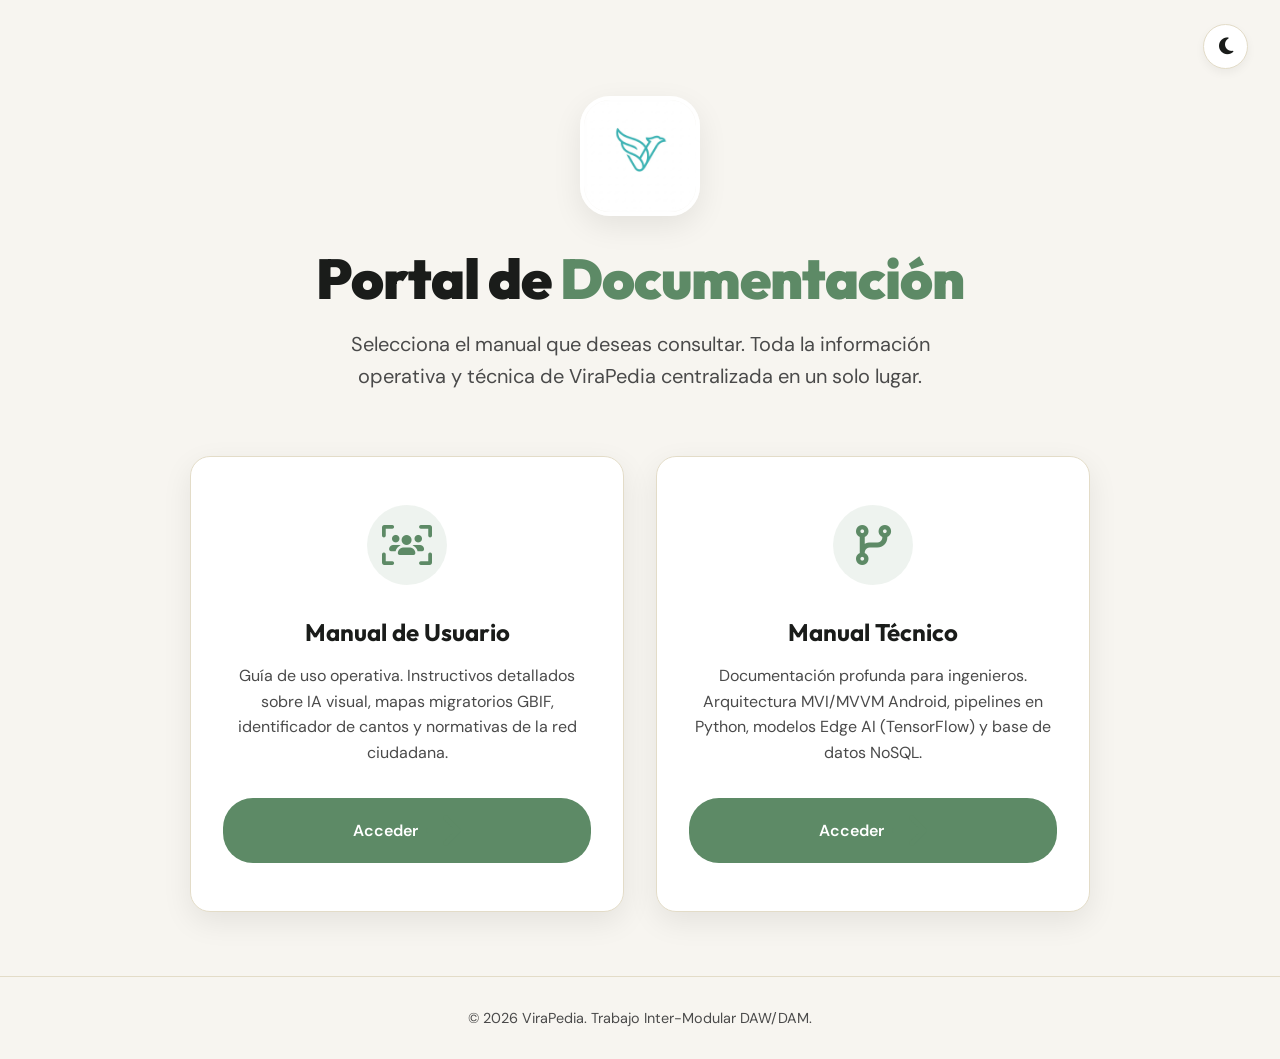
<file: index.html>
<!DOCTYPE html>
<html lang="es">

<head>
    <meta charset="UTF-8">
    <meta name="viewport" content="width=device-width, initial-scale=1.0">
    <title>Portal de Documentación | ViraPedia 🦜</title>
    <link rel="stylesheet" href="https://cdnjs.cloudflare.com/ajax/libs/font-awesome/6.4.0/css/all.min.css">
    <link
        href="https://fonts.googleapis.com/css2?family=DM+Sans:wght@400;500;700&family=Outfit:wght@400;500;700;800;900&display=swap"
        rel="stylesheet">

    <style>
        /* CSS Reset and Independent Variables for Portal */
        :root {
            --portal-primary: #5D8A66;
            --portal-primary-hover: #3A5A40;
            --portal-bg: #F7F5F0;
            --portal-surface: #FFFFFF;
            --portal-text: #1A1C1A;
            --portal-text-light: #4A4A4A;
            --portal-border: #E3DCC8;
            --portal-shadow: 0 10px 30px rgba(0, 0, 0, 0.08);
            --portal-hover-shadow: 0 20px 40px rgba(93, 138, 102, 0.15);
        }

        [data-theme="dark"] {
            --portal-bg: #121412;
            --portal-surface: #1E201E;
            --portal-text: #F7F5F0;
            --portal-text-light: #B0B0B0;
            --portal-border: #333633;
            --portal-shadow: 0 10px 30px rgba(0, 0, 0, 0.3);
            --portal-hover-shadow: 0 20px 40px rgba(93, 138, 102, 0.3);
        }

        * {
            margin: 0;
            padding: 0;
            box-sizing: border-box;
        }

        body {
            font-family: 'DM Sans', sans-serif;
            background-color: var(--portal-bg);
            color: var(--portal-text);
            min-height: 100vh;
            display: flex;
            flex-direction: column;
            transition: background-color 0.4s ease, color 0.4s ease;
            overflow-x: hidden;
        }

        /* Essential Top Bar */
        .portal-nav {
            padding: 1.5rem 2rem;
            display: flex;
            justify-content: flex-end;
            position: absolute;
            top: 0;
            right: 0;
            width: 100%;
        }

        .theme-btn {
            background: var(--portal-surface);
            border: 1px solid var(--portal-border);
            width: 45px;
            height: 45px;
            border-radius: 50%;
            cursor: pointer;
            display: flex;
            align-items: center;
            justify-content: center;
            color: var(--portal-text);
            font-size: 1.2rem;
            transition: all 0.3s ease;
            box-shadow: 0 4px 10px rgba(0, 0, 0, 0.05);
        }

        .theme-btn:hover {
            transform: rotate(30deg) scale(1.1);
            border-color: var(--portal-primary);
        }

        /* Main Container */
        .portal-container {
            flex: 1;
            display: flex;
            flex-direction: column;
            align-items: center;
            justify-content: center;
            padding: 6rem 1.5rem 4rem 1.5rem;
            max-width: 1200px;
            margin: 0 auto;
            width: 100%;
        }

        .portal-header {
            text-align: center;
            margin-bottom: 4rem;
            animation: fadeInDown 0.8s ease-out;
        }

        .portal-logo {
            width: 120px;
            height: 120px;
            border-radius: 25%;
            margin-bottom: 1.5rem;
            box-shadow: var(--portal-shadow);
            border: 4px solid var(--portal-surface);
            object-fit: cover;
        }

        h1 {
            font-family: 'Outfit', sans-serif;
            font-size: clamp(2rem, 5vw, 3.5rem);
            font-weight: 900;
            margin-bottom: 1rem;
            letter-spacing: -1px;
            line-height: 1.2;
        }

        .highlight {
            color: var(--portal-primary);
        }

        .subtitle {
            font-size: clamp(1rem, 2vw, 1.25rem);
            color: var(--portal-text-light);
            max-width: 600px;
            margin: 0 auto;
            line-height: 1.6;
        }

        /* Cards Grid */
        .cards-wrapper {
            display: grid;
            grid-template-columns: repeat(auto-fit, minmax(300px, 1fr));
            gap: 2rem;
            width: 100%;
            max-width: 900px;
        }

        .nav-card {
            background: var(--portal-surface);
            border-radius: 20px;
            padding: 3rem 2rem;
            text-align: center;
            text-decoration: none;
            color: inherit;
            border: 1px solid var(--portal-border);
            box-shadow: var(--portal-shadow);
            transition: all 0.4s cubic-bezier(0.175, 0.885, 0.32, 1.275);
            display: flex;
            flex-direction: column;
            align-items: center;
            position: relative;
            overflow: hidden;
            animation: fadeInUp 0.8s ease-out forwards;
            opacity: 0;
            transform: translateY(30px);
        }

        .nav-card:nth-child(1) {
            animation-delay: 0.2s;
        }

        .nav-card:nth-child(2) {
            animation-delay: 0.4s;
        }

        .nav-card::before {
            content: '';
            position: absolute;
            top: 0;
            left: 0;
            width: 100%;
            height: 6px;
            background: var(--portal-primary);
            transform: scaleX(0);
            transition: transform 0.4s ease;
            transform-origin: center;
        }

        .nav-card:hover {
            transform: translateY(-12px);
            box-shadow: var(--portal-hover-shadow);
            border-color: var(--portal-primary);
        }

        .nav-card:hover::before {
            transform: scaleX(1);
        }

        .icon-wrapper {
            width: 80px;
            height: 80px;
            border-radius: 50%;
            background: rgba(93, 138, 102, 0.1);
            display: flex;
            align-items: center;
            justify-content: center;
            margin-bottom: 2rem;
            transition: all 0.3s ease;
        }

        .nav-card i {
            font-size: 2.5rem;
            color: var(--portal-primary);
        }

        .nav-card:hover .icon-wrapper {
            background: var(--portal-primary);
        }

        .nav-card:hover i {
            color: white;
        }

        .nav-card h2 {
            font-family: 'Outfit', sans-serif;
            font-size: 1.5rem;
            margin-bottom: 1rem;
            font-weight: 700;
        }

        .nav-card p {
            color: var(--portal-text-light);
            line-height: 1.6;
            margin-bottom: 2rem;
            flex-grow: 1;
        }

        .action-btn {
            background: var(--portal-primary);
            color: white;
            border: none;
            padding: 0.8rem 2rem;
            border-radius: 30px;
            font-size: 1rem;
            font-weight: 600;
            font-family: 'DM Sans', sans-serif;
            cursor: pointer;
            transition: background 0.3s ease;
            width: 100%;
            display: flex;
            justify-content: center;
            align-items: center;
            gap: 0.5rem;
        }

        .nav-card:hover .action-btn {
            background: var(--portal-primary-hover);
        }

        /* Footer */
        footer {
            text-align: center;
            padding: 2rem;
            color: var(--portal-text-light);
            font-size: 0.9rem;
            border-top: 1px solid var(--portal-border);
            margin-top: auto;
        }

        /* Animations */
        @keyframes fadeInDown {
            from {
                opacity: 0;
                transform: translateY(-30px);
            }

            to {
                opacity: 1;
                transform: translateY(0);
            }
        }

        @keyframes fadeInUp {
            from {
                opacity: 0;
                transform: translateY(30px);
            }

            to {
                opacity: 1;
                transform: translateY(0);
            }
        }

        /* Responsive */
        @media (max-width: 768px) {
            .portal-container {
                padding-top: 5rem;
            }

            .cards-wrapper {
                grid-template-columns: 1fr;
            }

            .nav-card {
                padding: 2.5rem 1.5rem;
            }
        }
    </style>
</head>

<body data-theme="light">

    <nav class="portal-nav">
        <button class="theme-btn" id="portal-theme-toggle" aria-label="Cambiar tema">
            <i class="fa fa-moon"></i>
        </button>
    </nav>

    <main class="portal-container">

        <header class="portal-header">
            <img src="logo.jpeg" alt="Aves de Pinto Logo" class="portal-logo">
            <h1>Portal de <span class="highlight">Documentación</span></h1>
            <p class="subtitle">Selecciona el manual que deseas consultar. Toda la información operativa y técnica de
                ViraPedia centralizada en un solo lugar.</p>
        </header>

        <div class="cards-wrapper">
            <!-- Manual de Usuario -->
            <a href="usuario/index.html" class="nav-card">
                <div class="icon-wrapper">
                    <i class="fa-solid fa-users-viewfinder"></i>
                </div>
                <h2>Manual de Usuario</h2>
                <p>Guía de uso operativa. Instructivos detallados sobre IA visual, mapas migratorios GBIF, identificador
                    de cantos y normativas de la red ciudadana.</p>
                <div class="action-btn">
                    Acceder <i class="fa-solid fa-arrow-right"></i>
                </div>
            </a>

            <!-- Manual del Programador -->
            <a href="programador/index.html" class="nav-card">
                <div class="icon-wrapper">
                    <i class="fa-solid fa-code-branch"></i>
                </div>
                <h2>Manual Técnico</h2>
                <p>Documentación profunda para ingenieros. Arquitectura MVI/MVVM Android, pipelines en Python, modelos
                    Edge AI (TensorFlow) y base de datos NoSQL.</p>
                <div class="action-btn">
                    Acceder <i class="fa-solid fa-arrow-right"></i>
                </div>
            </a>
        </div>

    </main>

    <footer>
        <p>&copy; 2026 ViraPedia. Trabajo Inter-Modular DAW/DAM.</p>
    </footer>

    <script>
        // Independent, collision-free script just for the portal
        document.addEventListener('DOMContentLoaded', () => {
            const themeToggle = document.getElementById('portal-theme-toggle');
            const body = document.body;
            const icon = themeToggle.querySelector('i');

            // Check saved theme
            const savedTheme = localStorage.getItem('theme') || 'light';
            if (savedTheme === 'dark') {
                body.setAttribute('data-theme', 'dark');
                icon.className = 'fa-solid fa-sun';
            }

            themeToggle.addEventListener('click', () => {
                const isDark = body.getAttribute('data-theme') === 'dark';
                const newTheme = isDark ? 'light' : 'dark';

                body.setAttribute('data-theme', newTheme);
                localStorage.setItem('theme', newTheme);
                icon.className = isDark ? 'fa-solid fa-moon' : 'fa-solid fa-sun';
            });
        });
    </script>
</body>

</html>
</file>
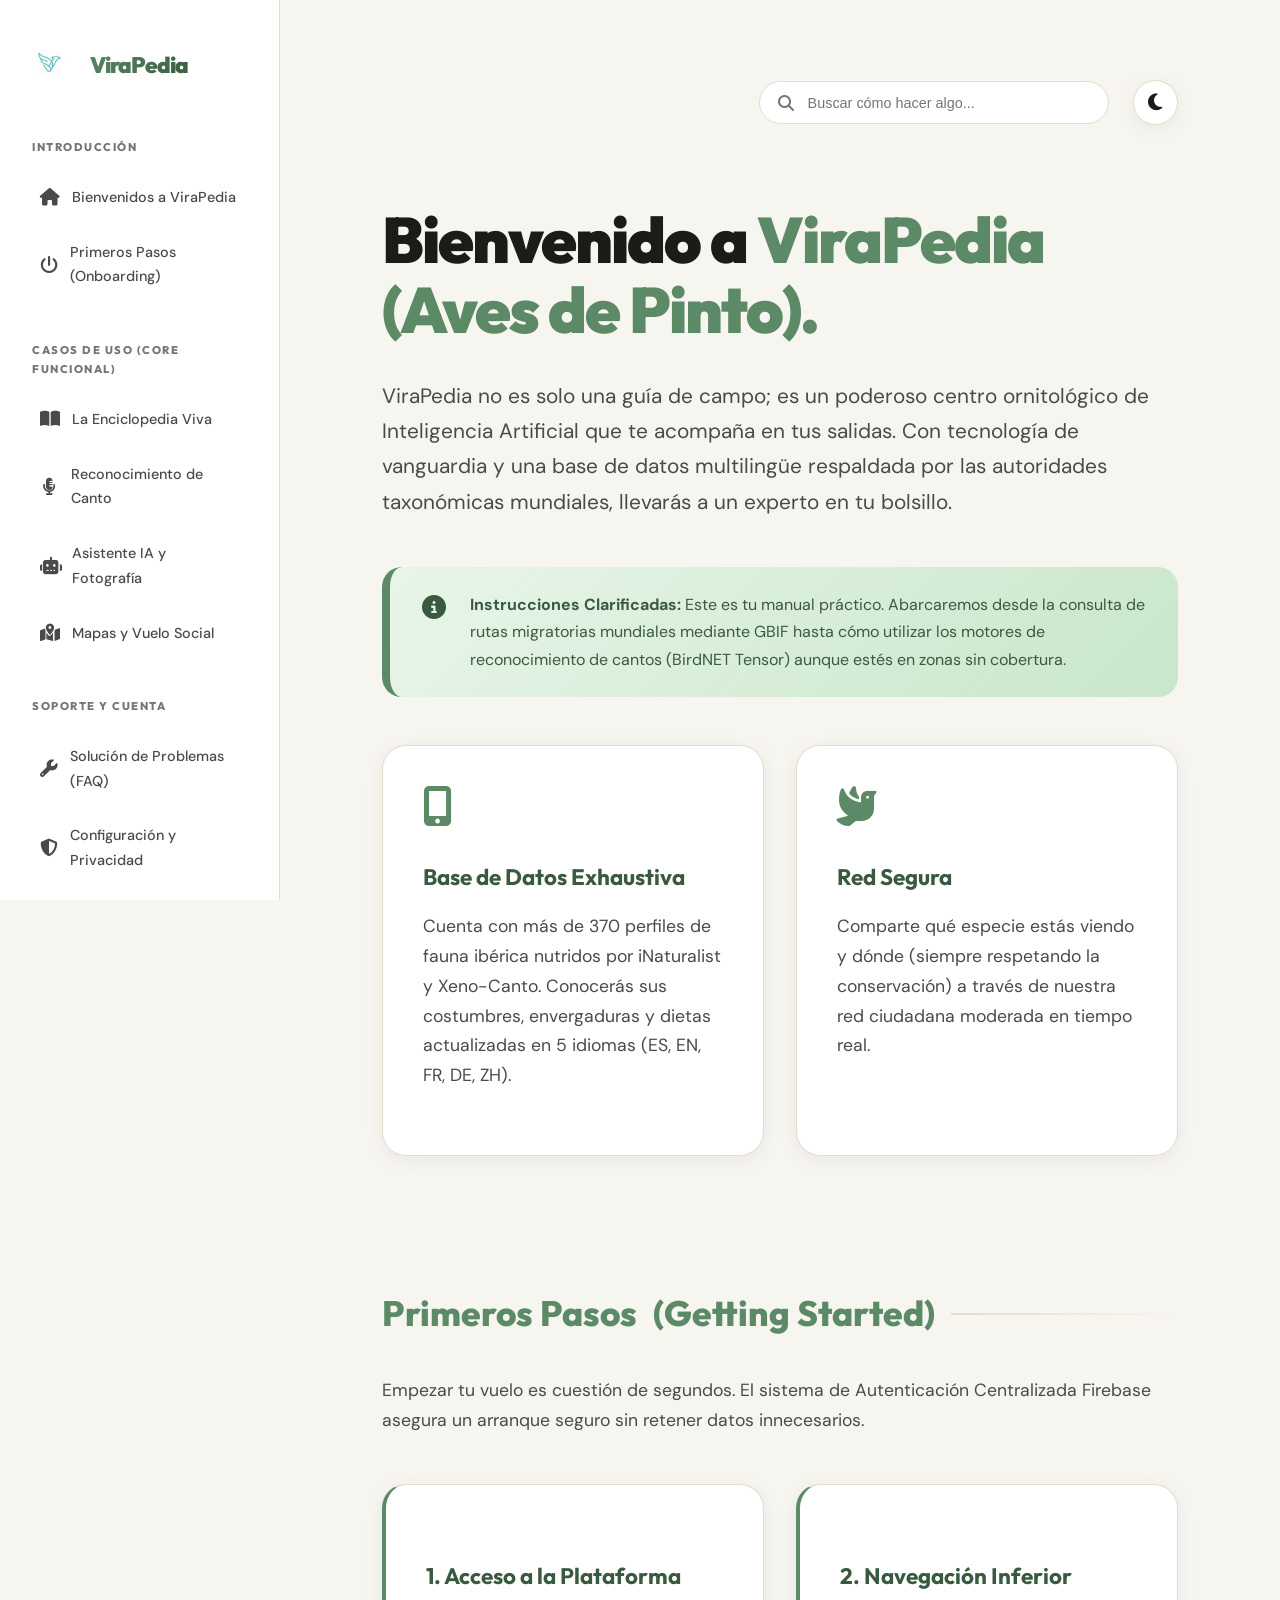
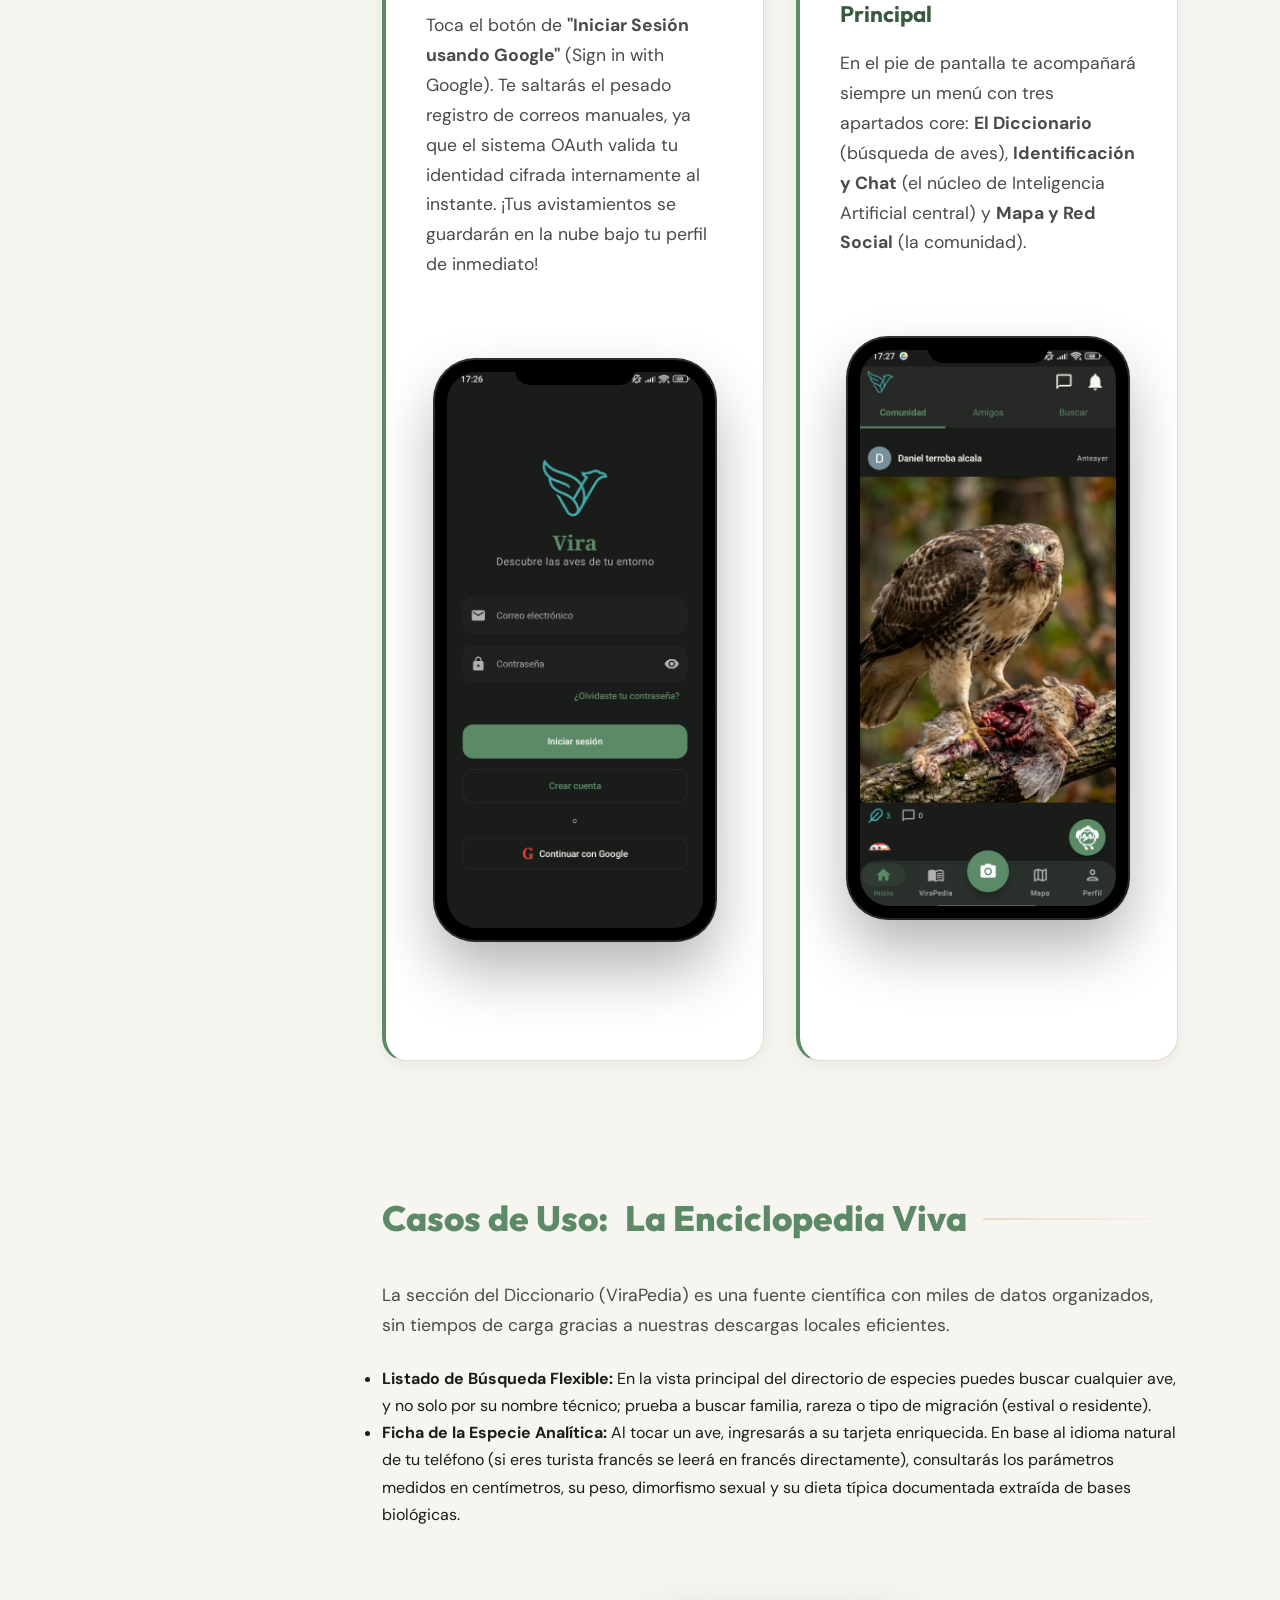
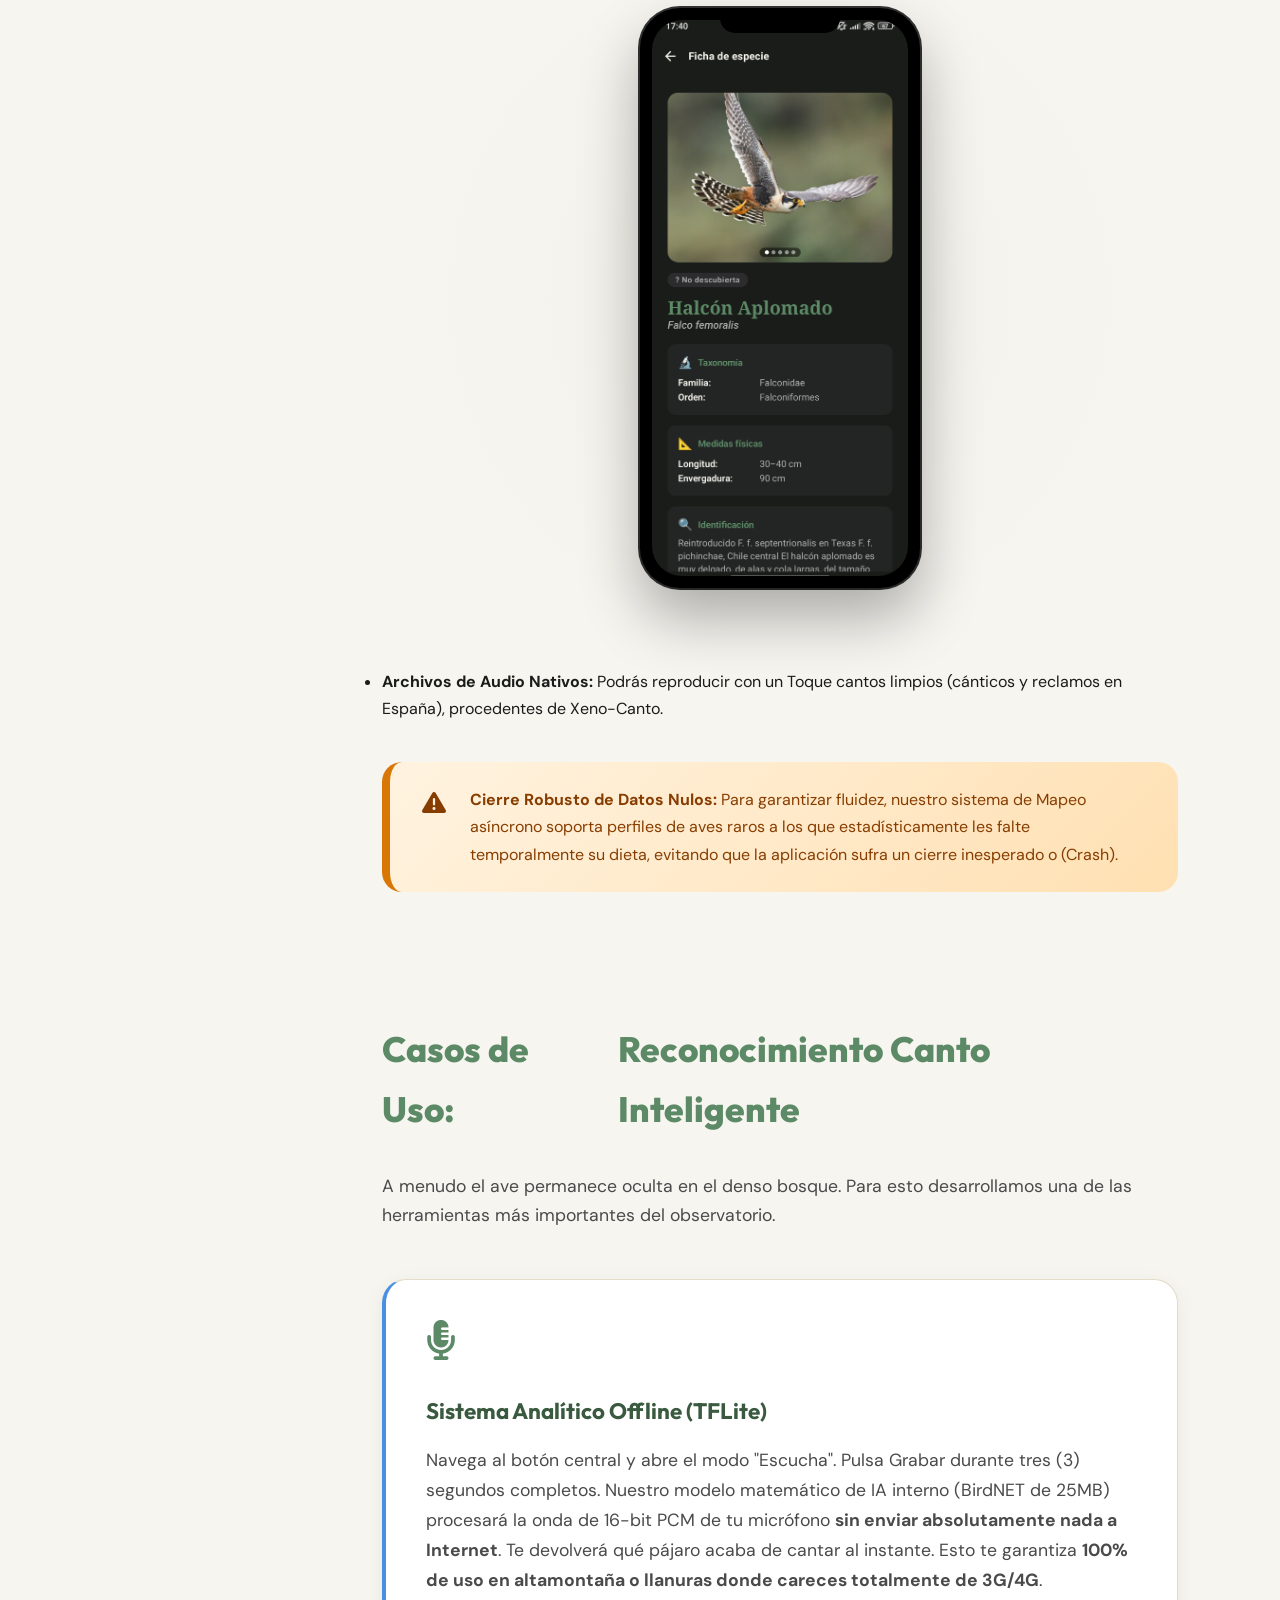
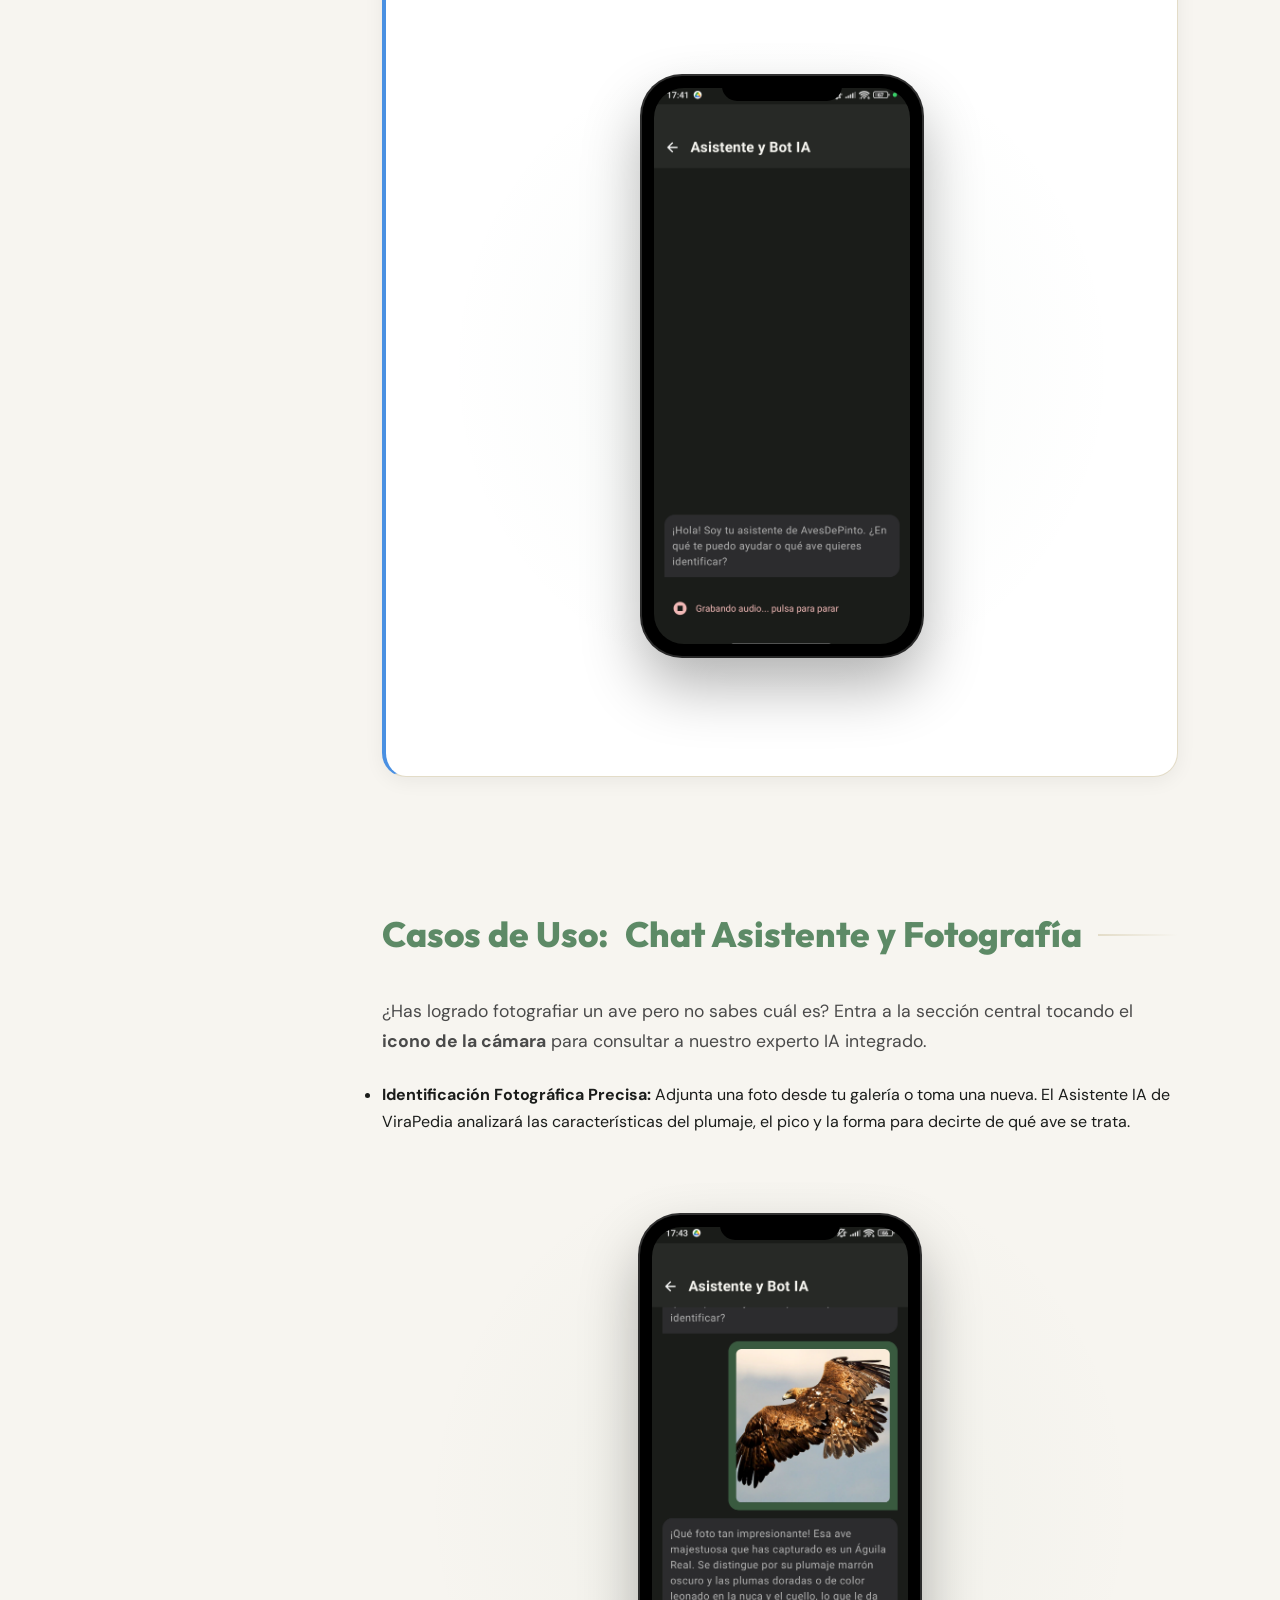
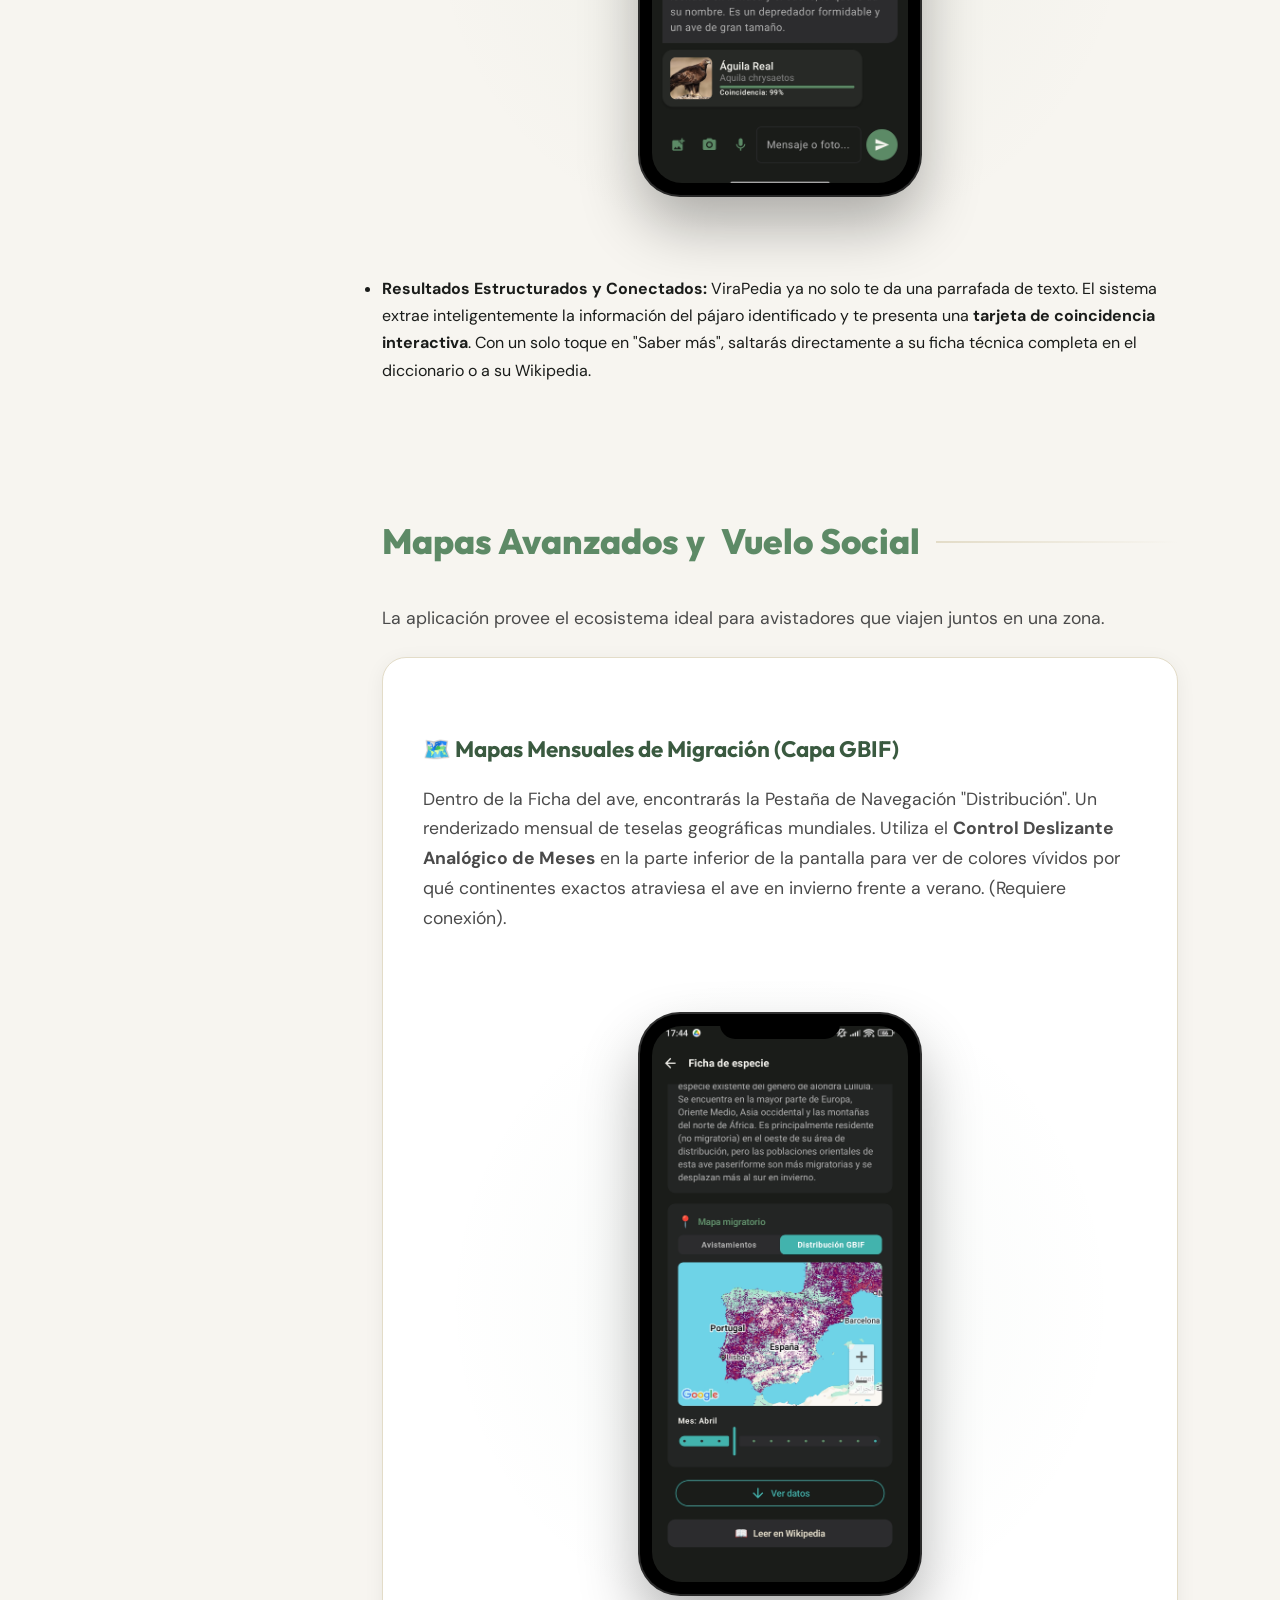
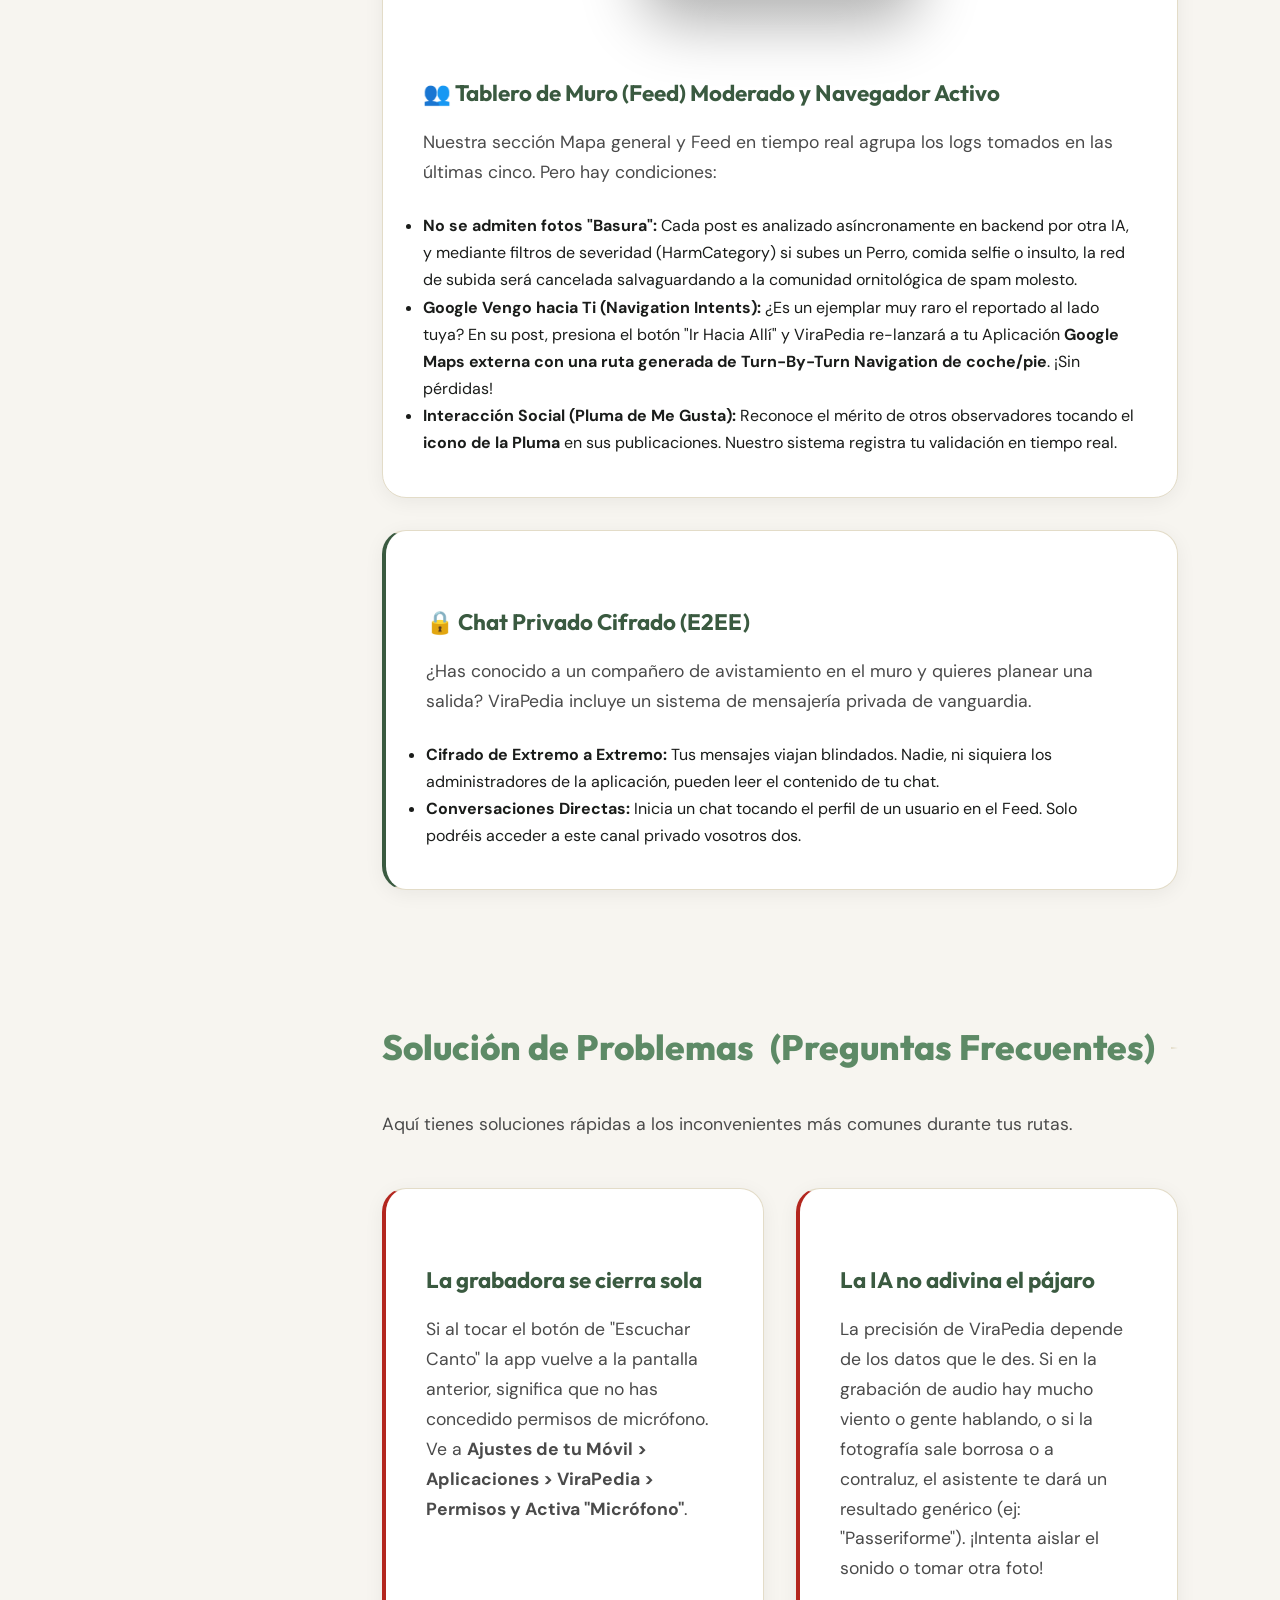
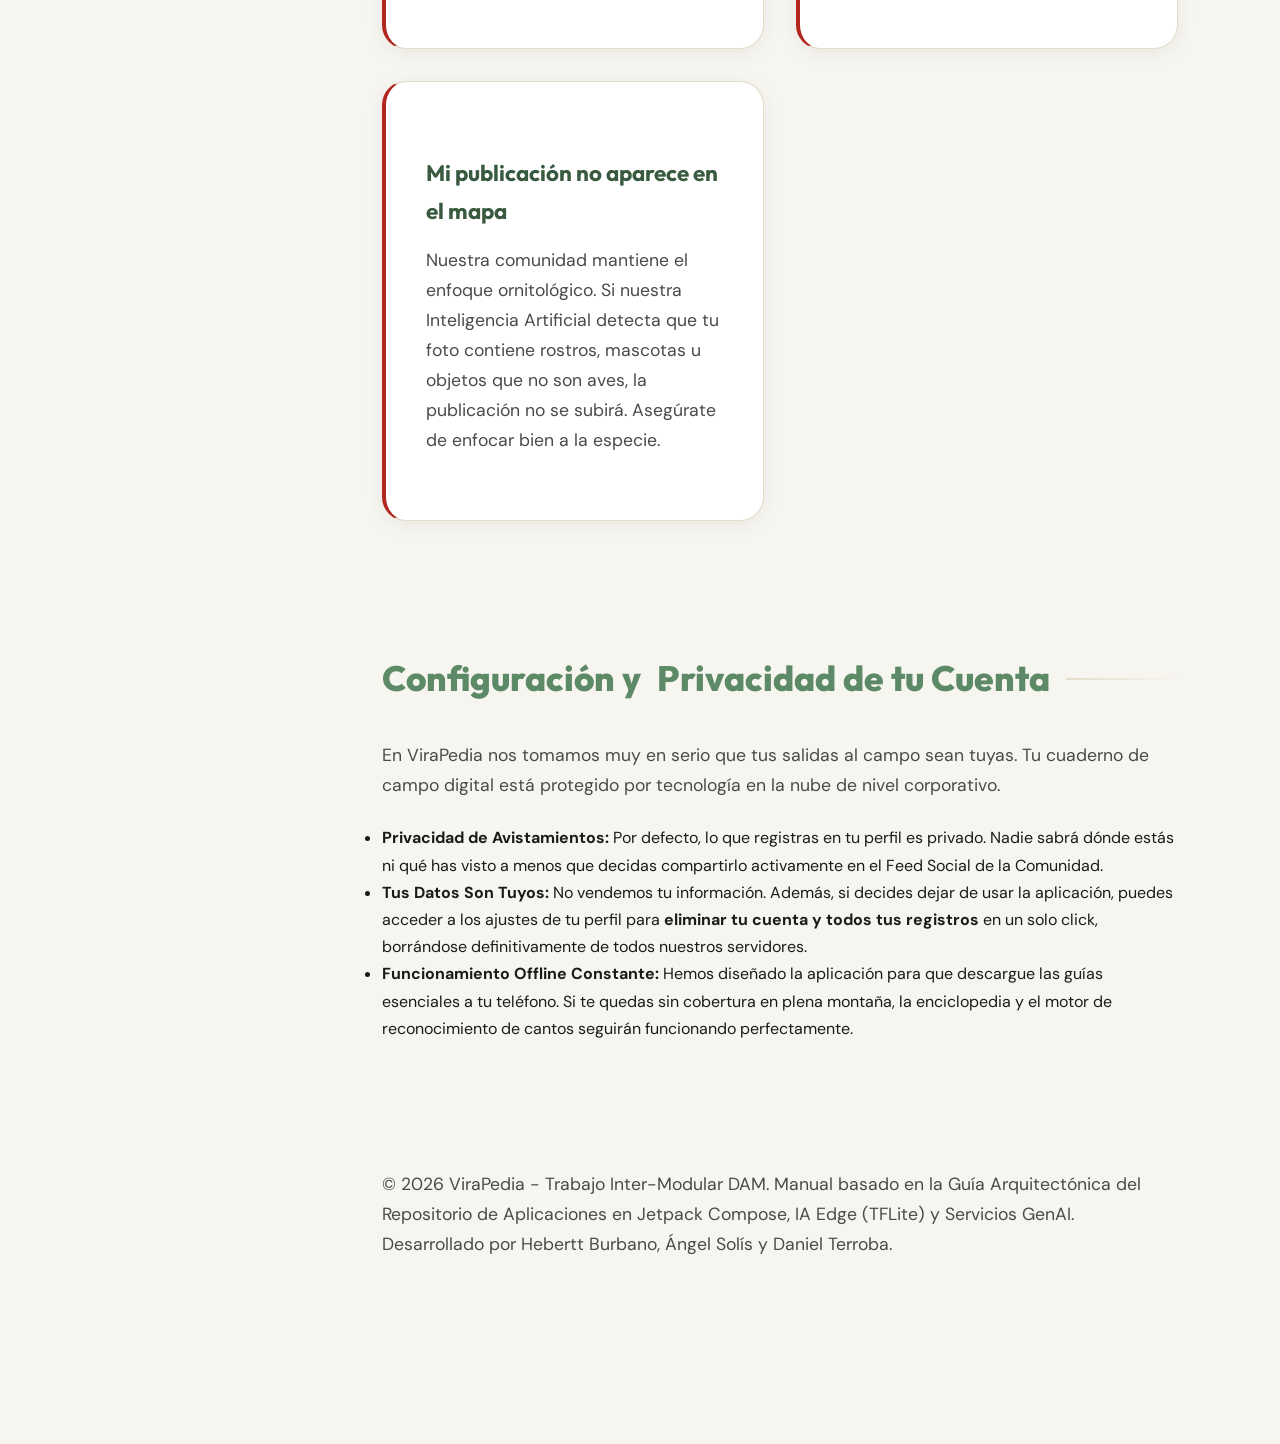
<file: usuario/index.html>
<!DOCTYPE html>
<html lang="es">

<head>
    <meta charset="UTF-8">
    <meta name="viewport" content="width=device-width, initial-scale=1.0">
    <title>ViraPedia (Aves de Pinto) | Manual de Usuario 🦜</title>
    <link rel="stylesheet" href="../styles.css">
    <link rel="stylesheet" href="https://cdnjs.cloudflare.com/ajax/libs/font-awesome/6.4.0/css/all.min.css">
    <link
        href="https://fonts.googleapis.com/css2?family=DM+Sans:wght@400;500;700&family=Outfit:wght@400;500;700;800;900&family=Fira+Code&display=swap"
        rel="stylesheet">
</head>

<body data-theme="light">

    <!-- Mobile Header -->
    <header class="mobile-header">
        <div class="logo-container" style="margin-bottom: 0; gap: 0.5rem;">
            <img src="../v.png" alt="Logo" class="logo-img">
            <span class="logo-text" style="font-size: 1.2rem;">ViraPedia</span>
        </div>
        <div style="display: flex; gap: 0.5rem;">
            <button class="theme-toggle" id="mobile-theme-toggle"><i class="fa fa-moon"></i></button>
            <button class="hamburger" id="hamburger"><i class="fa fa-bars"></i></button>
        </div>
    </header>

    <!-- Sidebar Navigation -->
    <aside class="sidebar" id="sidebar">
        <div class="logo-container">
            <img src="../v.png" alt="ViraPedia Logo" class="logo-img">
            <span class="logo-text">ViraPedia</span>
        </div>

        <div class="mobile-search-container">
            <i class="fa fa-search"></i>
            <input type="text" placeholder="Buscar ayuda..." id="mobile-search-input">
        </div>

        <nav>
            <div class="nav-group">
                <p class="nav-group-title">Introducción</p>
                <a href="#inicio" class="nav-item active"><i class="fa fa-house"></i>Bienvenidos a ViraPedia</a>
                <a href="#primeros-pasos" class="nav-item"><i class="fa fa-power-off"></i>Primeros Pasos
                    (Onboarding)</a>
            </div>

            <div class="nav-group">
                <p class="nav-group-title">Casos de Uso (Core Funcional)</p>
                <a href="#enciclopedia" class="nav-item"><i class="fa fa-book-open"></i>La Enciclopedia Viva</a>
                <a href="#identificacion-canto" class="nav-item"><i class="fa fa-microphone-lines"></i>Reconocimiento de
                    Canto</a>
                <a href="#asistente-chat" class="nav-item"><i class="fa fa-robot"></i>Asistente IA y Fotografía</a>
                <a href="#mapas-comunidad" class="nav-item"><i class="fa fa-map-location-dot"></i>Mapas y Vuelo
                    Social</a>
            </div>

            <div class="nav-group">
                <p class="nav-group-title">Soporte y Cuenta</p>
                <a href="#resolucion" class="nav-item"><i class="fa fa-wrench"></i>Solución de Problemas (FAQ)</a>
                <a href="#privacidad" class="nav-item"><i class="fa fa-shield-halved"></i>Configuración y Privacidad</a>
            </div>
        </nav>
    </aside>

    <!-- Main Content -->
    <main class="main-content">
        <!-- Desktop Top Bar -->
        <div class="top-bar">
            <div class="search-container">
                <i class="fa fa-search"></i>
                <input type="text" placeholder="Buscar cómo hacer algo..." id="search-input">
            </div>
            <button class="theme-toggle" id="theme-toggle">
                <i class="fa fa-moon"></i>
            </button>
        </div>

        <!-- Section: Inicio -->
        <section id="inicio" class="fade-in">
            <h1>Bienvenido a <span class="highlight">ViraPedia (Aves de Pinto).</span></h1>
            <p class="lead">ViraPedia no es solo una guía de campo; es un poderoso centro ornitológico de Inteligencia
                Artificial que te acompaña en tus salidas. Con tecnología de vanguardia y una base de datos multilingüe
                respaldada por las autoridades taxonómicas mundiales, llevarás a un experto en tu bolsillo.</p>

            <div class="alert alert-important">
                <i class="fa fa-circle-info"></i>
                <div>
                    <strong>Instrucciones Clarificadas:</strong> Este es tu manual práctico. Abarcaremos desde la
                    consulta de rutas migratorias mundiales mediante GBIF hasta cómo utilizar los motores de
                    reconocimiento de cantos (BirdNET Tensor) aunque estés en zonas sin cobertura.
                </div>
            </div>

            <div class="grid">
                <div class="card">
                    <i class="fa fa-mobile-screen-button"></i>
                    <h3>Base de Datos Exhaustiva</h3>
                    <p>Cuenta con más de 370 perfiles de fauna ibérica nutridos por iNaturalist y Xeno-Canto. Conocerás
                        sus costumbres, envergaduras y dietas actualizadas en 5 idiomas (ES, EN, FR, DE, ZH).</p>
                </div>
                <div class="card">
                    <i class="fa fa-dove"></i>
                    <h3>Red Segura</h3>
                    <p>Comparte qué especie estás viendo y dónde (siempre respetando la conservación) a través de
                        nuestra red ciudadana moderada en tiempo real.</p>
                </div>
            </div>
        </section>

        <!-- Section: Primeros Pasos -->
        <section id="primeros-pasos" class="fade-in">
            <h2>Primeros Pasos <span class="highlight">(Getting Started)</span></h2>
            <p>Empezar tu vuelo es cuestión de segundos. El sistema de Autenticación Centralizada Firebase asegura un
                arranque seguro sin retener datos innecesarios.</p>

            <div class="grid">
                <div class="card" style="border-left: 4px solid var(--sage-primary);">
                    <h3>1. Acceso a la Plataforma</h3>
                    <p>Toca el botón de <strong>"Iniciar Sesión usando Google"</strong> (Sign in with Google). Te
                        saltarás el pesado registro de correos manuales, ya que el sistema OAuth valida tu identidad
                        cifrada internamente al instante. ¡Tus avistamientos se guardarán en la nube bajo tu perfil de
                        inmediato!</p>
                    <div class="screenshot-wrapper">
                        <div class="phone-mockup">
                            <img src="../capturas/usuario/pantalla_login.jpg"
                                alt="Pantalla de inicio de sesión de ViraPedia" class="screenshot-img">
                        </div>
                    </div>
                </div>
                <div class="card" style="border-left: 4px solid var(--sage-primary);">
                    <h3>2. Navegación Inferior Principal</h3>
                    <p>En el pie de pantalla te acompañará siempre un menú con tres apartados core: <strong>El
                            Diccionario</strong>
                        (búsqueda de aves), <strong>Identificación y Chat</strong> (el núcleo de Inteligencia Artificial
                        central) y
                        <strong>Mapa y Red Social</strong> (la comunidad).
                    </p>
                    <div class="screenshot-wrapper">
                        <div class="phone-mockup">
                            <img src="../capturas/usuario/pantalla_principal.jpg"
                                alt="Pantalla principal y navegación inferior" class="screenshot-img">
                        </div>
                    </div>
                </div>
            </div>
        </section>

        <!-- Section: ViraPedia Enciclopedia -->
        <section id="enciclopedia" class="fade-in">
            <h2>Casos de Uso: <span class="highlight">La Enciclopedia Viva</span></h2>
            <p>La sección del Diccionario (ViraPedia) es una fuente científica con miles de datos organizados, sin
                tiempos de carga gracias a nuestras descargas locales eficientes.</p>

            <ul>
                <li><strong>Listado de Búsqueda Flexible:</strong> En la vista principal del directorio de especies
                    puedes buscar cualquier ave, y no solo por su nombre técnico; prueba a buscar familia, rareza o tipo
                    de migración (estival o residente).</li>
                <li><strong>Ficha de la Especie Analítica:</strong> Al tocar un ave, ingresarás a su tarjeta
                    enriquecida. En base al idioma natural de tu teléfono (si eres turista francés se leerá en francés
                    directamente), consultarás los parámetros medidos en centímetros, su peso, dimorfismo sexual y su
                    dieta típica documentada extraída de bases biológicas.
                    <div class="screenshot-wrapper">
                        <div class="phone-mockup">
                            <img src="../capturas/usuario/ficha_especie.jpg" alt="Ficha analítica de la especie"
                                class="screenshot-img">
                        </div>
                    </div>
                </li>
                <li><strong>Archivos de Audio Nativos:</strong> Podrás reproducir con un Toque cantos limpios (cánticos
                    y reclamos en España), procedentes de Xeno-Canto.</li>
            </ul>

            <div class="alert alert-warning">
                <i class="fa fa-triangle-exclamation"></i>
                <div>
                    <strong>Cierre Robusto de Datos Nulos:</strong> Para garantizar fluidez, nuestro sistema de Mapeo
                    asíncrono soporta perfiles de aves raros a los que estadísticamente les falte temporalmente su
                    dieta, evitando que la aplicación sufra un cierre inesperado o (Crash).
                </div>
            </div>
        </section>

        <!-- Section: Grabar Cantos BirdNET -->
        <section id="identificacion-canto" class="fade-in">
            <h2>Casos de Uso: <span class="highlight">Reconocimiento Canto Inteligente</span></h2>
            <p>A menudo el ave permanece oculta en el denso bosque. Para esto desarrollamos una de las herramientas más
                importantes del observatorio.</p>

            <div class="grid">
                <div class="card" style="border-left: 4px solid #4A90E2;">
                    <i class="fa fa-microphone-lines"></i>
                    <h3>Sistema Analítico Offline (TFLite)</h3>
                    <p>Navega al botón central y abre el modo "Escucha". Pulsa Grabar durante tres (3) segundos
                        completos. Nuestro modelo matemático de IA interno (BirdNET de 25MB) procesará la onda de 16-bit
                        PCM de tu micrófono <strong>sin enviar absolutamente nada a Internet</strong>. Te devolverá qué
                        pájaro acaba de cantar al instante. Esto te garantiza <strong>100% de uso en altamontaña o
                            llanuras donde careces totalmente de 3G/4G</strong>.</p>
                    <div class="screenshot-wrapper">
                        <div class="phone-mockup">
                            <img src="../capturas/usuario/modo_grabadora.jpg"
                                alt="Motor de reconocimiento de canto offline" class="screenshot-img">
                        </div>
                    </div>
                </div>
            </div>
        </section>

        <!-- Section: IA y Fotografía Gemini -->
        <section id="asistente-chat" class="fade-in">
            <h2>Casos de Uso: <span class="highlight">Chat Asistente y Fotografía</span></h2>
            <p>¿Has logrado fotografiar un ave pero no sabes cuál es? Entra a la sección central tocando el
                <strong>icono de la cámara</strong> para consultar a nuestro experto IA integrado.
            </p>

            <ul>
                <li><strong>Identificación Fotográfica Precisa:</strong> Adjunta una foto desde tu galería o toma una
                    nueva. El Asistente IA de ViraPedia analizará las características del plumaje, el pico y la forma
                    para decirte de qué ave se trata.
                    <div class="screenshot-wrapper">
                        <div class="phone-mockup">
                            <img src="../capturas/usuario/chat_bot_multiModal.jpg"
                                alt="ChatBot multimodal respondiendo con foto" class="screenshot-img">
                        </div>
                    </div>
                </li>
                <li><strong>Resultados Estructurados y Conectados:</strong> ViraPedia ya no solo te da una parrafada de
                    texto. El sistema extrae inteligentemente la información del pájaro identificado y te presenta una
                    <strong>tarjeta de coincidencia interactiva</strong>. Con un solo toque en "Saber más", saltarás
                    directamente a su ficha técnica completa en el diccionario o a su Wikipedia.
                </li>
            </ul>
        </section>

        <!-- Section: Mapas y Feed Social -->
        <section id="mapas-comunidad" class="fade-in">
            <h2>Mapas Avanzados y <span class="highlight">Vuelo Social</span></h2>
            <p>La aplicación provee el ecosistema ideal para avistadores que viajen juntos en una zona.</p>

            <div class="card" style="margin-bottom: 2rem;">
                <h3>🗺️ Mapas Mensuales de Migración (Capa GBIF)</h3>
                <p>Dentro de la Ficha del ave, encontrarás la Pestaña de Navegación "Distribución". Un renderizado
                    mensual de teselas geográficas mundiales. Utiliza el <strong>Control Deslizante Analógico de
                        Meses</strong> en la parte inferior de la pantalla para ver de colores vívidos por qué
                    continentes exactos atraviesa el ave en invierno frente a verano. (Requiere conexión).</p>
                <div class="screenshot-wrapper">
                    <div class="phone-mockup">
                        <img src="../capturas/usuario/mapas_temporales.jpg" alt="Mapas migratorios GBIF"
                            class="screenshot-img">
                    </div>
                </div>

                <h3>👥 Tablero de Muro (Feed) Moderado y Navegador Activo</h3>
                <p>Nuestra sección Mapa general y Feed en tiempo real agrupa los logs tomados en las últimas cinco. Pero
                    hay condiciones:</p>
                <ul>
                    <li><strong>No se admiten fotos "Basura":</strong> Cada post es analizado asíncronamente en backend
                        por otra IA, y mediante filtros de severidad (HarmCategory) si subes un Perro, comida selfie o
                        insulto, la red de subida será cancelada salvaguardando a la comunidad ornitológica de spam
                        molesto.</li>
                    <li><strong>Google Vengo hacia Ti (Navigation Intents):</strong> ¿Es un ejemplar muy raro el
                        reportado al lado tuya? En su post, presiona el botón "Ir Hacia Allí" y ViraPedia re-lanzará a
                        tu Aplicación <strong>Google Maps externa con una ruta generada de Turn-By-Turn Navigation de
                            coche/pie</strong>. ¡Sin pérdidas!</li>
                    <li><strong>Interacción Social (Pluma de Me Gusta):</strong> Reconoce el mérito de otros
                        observadores tocando el <strong>icono de la Pluma</strong> en sus publicaciones. Nuestro sistema
                        registra tu validación en tiempo real.</li>
                </ul>
            </div>

            <div class="card" style="border-left: 4px solid var(--sage-primary-dark);">
                <h3>🔒 Chat Privado Cifrado (E2EE)</h3>
                <p>¿Has conocido a un compañero de avistamiento en el muro y quieres planear una salida? ViraPedia
                    incluye un sistema de mensajería privada de vanguardia.</p>
                <ul>
                    <li><strong>Cifrado de Extremo a Extremo:</strong> Tus mensajes viajan blindados. Nadie, ni siquiera
                        los administradores de la aplicación, pueden leer el contenido de tu chat.</li>
                    <li><strong>Conversaciones Directas:</strong> Inicia un chat tocando el perfil de un usuario en el
                        Feed. Solo podréis acceder a este canal privado vosotros dos.</li>
                </ul>
            </div>
        </section>

        <!-- Section: Resolución de Problemas -->
        <section id="resolucion" class="fade-in">
            <h2>Solución de Problemas <span class="highlight">(Preguntas Frecuentes)</span></h2>
            <p>Aquí tienes soluciones rápidas a los inconvenientes más comunes durante tus rutas.</p>

            <div class="grid">
                <div class="card" style="border-left: 4px solid var(--error-red);">
                    <h3>La grabadora se cierra sola</h3>
                    <p>Si al tocar el botón de "Escuchar Canto" la app vuelve a la pantalla anterior, significa que no
                        has concedido permisos de micrófono. Ve a <strong>Ajustes de tu Móvil > Aplicaciones > ViraPedia
                            > Permisos y Activa "Micrófono"</strong>.</p>
                </div>
                <div class="card" style="border-left: 4px solid var(--error-red);">
                    <h3>La IA no adivina el pájaro</h3>
                    <p>La precisión de ViraPedia depende de los datos que le des. Si en la grabación de audio hay mucho
                        viento o gente hablando, o si la fotografía sale borrosa o a contraluz, el asistente te dará un
                        resultado genérico (ej: "Passeriforme"). ¡Intenta aislar el sonido o tomar otra foto!</p>
                </div>
                <div class="card" style="border-left: 4px solid var(--error-red);">
                    <h3>Mi publicación no aparece en el mapa</h3>
                    <p>Nuestra comunidad mantiene el enfoque ornitológico. Si nuestra Inteligencia Artificial detecta
                        que tu foto contiene rostros, mascotas u objetos que no son aves, la publicación no se subirá.
                        Asegúrate de enfocar bien a la especie.</p>
                </div>
            </div>
        </section>

        <!-- Section: Privacidad -->
        <section id="privacidad" class="fade-in">
            <h2>Configuración y <span class="highlight">Privacidad de tu Cuenta</span></h2>
            <p>En ViraPedia nos tomamos muy en serio que tus salidas al campo sean tuyas. Tu cuaderno de campo digital
                está protegido por tecnología en la nube de nivel corporativo.</p>

            <ul>
                <li><strong>Privacidad de Avistamientos:</strong> Por defecto, lo que registras en tu perfil es privado.
                    Nadie sabrá dónde estás ni qué has visto a menos que decidas compartirlo activamente en el Feed
                    Social de la Comunidad.</li>
                <li><strong>Tus Datos Son Tuyos:</strong> No vendemos tu información. Además, si decides dejar de usar
                    la aplicación, puedes acceder a los ajustes de tu perfil para <strong>eliminar tu cuenta y todos tus
                        registros</strong> en un solo click, borrándose definitivamente de todos nuestros servidores.
                </li>
                <li><strong>Funcionamiento Offline Constante:</strong> Hemos diseñado la aplicación para que descargue
                    las guías esenciales a tu teléfono. Si te quedas sin cobertura en plena montaña, la enciclopedia y
                    el motor de reconocimiento de cantos seguirán funcionando perfectamente.</li>
            </ul>
        </section>

        <footer>
            <p>&copy; 2026 ViraPedia - Trabajo Inter-Modular DAM. Manual basado en la Guía Arquitectónica del
                Repositorio de Aplicaciones en Jetpack Compose, IA Edge (TFLite) y Servicios GenAI. Desarrollado por
                Hebertt Burbano, Ángel Solís y Daniel Terroba.</p>
        </footer>
    </main>

    <script src="../script.js"></script>
</body>

</html>
</file>
<file: styles.css>
:root {
    --sage-primary: #5D8A66;
    --sage-primary-light: #7DA07A;
    --sage-primary-dark: #3A5A40;
    --moss-green: #4F772D;
    --cream-bg: #F7F5F0;
    --off-white-bg: #F0EEE9;
    --light-surface: #FFFFFF;
    --dark-bg: #121412;
    --dark-surface: #1E201E;
    --dark-surface-hover: #2A2D2A;
    --sand-accent: #E3DCC8;
    --amber-rarity: #D97706;
    --text-dark: #1A1C1A;
    --text-medium: #4A4A4A;
    --text-subtle: #757575;
    --text-light: #F7F5F0;
    --error-red: #B3261E;
    --sidebar-width: 280px;
    --header-height: 70px;
    --transition-smooth: all 0.4s cubic-bezier(0.4, 0, 0.2, 1);
    --shadow-soft: 0 4px 20px rgba(0, 0, 0, 0.06);
}

[data-theme="dark"] {
    --cream-bg: var(--dark-bg);
    --off-white-bg: var(--dark-surface);
    --light-surface: var(--dark-surface);
    --text-dark: var(--text-light);
    --text-medium: #B0B0B0;
    --sand-accent: #333633;
    --shadow-soft: 0 4px 20px rgba(0, 0, 0, 0.2);
}

* {
    margin: 0;
    padding: 0;
    box-sizing: border-box;
}

html {
    scroll-behavior: smooth;
    overflow-x: hidden;
    width: 100%;
}

body {
    background-color: var(--cream-bg);
    color: var(--text-dark);
    line-height: 1.7;
    font-family: 'DM Sans', system-ui, -apple-system, sans-serif;
    display: flex;
    min-height: 100vh;
    overflow-x: hidden;
    width: 100%;
}

/* --- Navigation --- */

.mobile-header {
    display: none;
    position: fixed;
    top: 0;
    left: 0;
    right: 0;
    height: var(--header-height);
    background: var(--light-surface);
    z-index: 1000;
    padding: 0 1.5rem;
    align-items: center;
    justify-content: space-between;
    box-shadow: var(--shadow-soft);
    border-bottom: 1px solid var(--sand-accent);
}

.hamburger {
    background: none;
    border: none;
    font-size: 1.5rem;
    color: var(--sage-primary);
    cursor: pointer;
}

.sidebar {
    width: var(--sidebar-width);
    background-color: var(--light-surface);
    border-right: 1px solid var(--sand-accent);
    padding: 2.5rem 1.5rem;
    position: fixed;
    height: 100vh;
    overflow-y: auto;
    z-index: 900;
    transition: var(--transition-smooth);
}

.logo-container {
    display: flex;
    align-items: center;
    gap: 1rem;
    margin-bottom: 3rem;
}

.logo-container img.logo-img {
    height: 50px;
    width: auto;
    object-fit: contain;
    filter: drop-shadow(0 2px 4px rgba(0, 0, 0, 0.1));
    flex-shrink: 0;
}

h1,
h2,
h3,
h4,
.logo-text,
.nav-group-title {
    font-family: 'Outfit', system-ui, -apple-system, sans-serif;
}

.logo-text {
    font-weight: 900;
    font-size: 1.4rem;
    background: linear-gradient(135deg, var(--sage-primary), var(--sage-primary-dark));
    background-clip: text;
    -webkit-background-clip: text;
    -webkit-text-fill-color: transparent;
    letter-spacing: -1px;
}

.nav-group {
    margin-bottom: 2.5rem;
}

.nav-group-title {
    font-size: 0.7rem;
    text-transform: uppercase;
    color: var(--text-subtle);
    font-weight: 800;
    margin-bottom: 1rem;
    letter-spacing: 1.5px;
    padding-left: 0.5rem;
}

.nav-item {
    display: flex;
    align-items: center;
    gap: 0.75rem;
    padding: 0.75rem 1rem;
    color: var(--text-medium);
    text-decoration: none;
    font-size: 0.9rem;
    font-weight: 500;
    border-radius: 12px;
    margin-bottom: 0.4rem;
    transition: var(--transition-smooth);
}

.nav-item i {
    width: 20px;
    text-align: center;
    font-size: 1.1rem;
}

.nav-item:hover {
    background-color: var(--off-white-bg);
    color: var(--sage-primary);
    transform: translateX(5px);
}

.nav-item.active {
    background: linear-gradient(135deg, var(--sage-primary), var(--sage-primary-dark));
    color: white;
    box-shadow: 0 4px 15px rgba(93, 138, 102, 0.3);
}

/* --- Main Layout --- */

.main-content {
    margin-left: var(--sidebar-width);
    width: calc(100% - var(--sidebar-width));
    padding: 5rem 8% 10rem 8%;
    max-width: 1400px;
    box-sizing: border-box;
}

.top-bar {
    display: flex;
    justify-content: flex-end;
    align-items: center;
    gap: 1.5rem;
    margin-bottom: 5rem;
}

.search-container {
    position: relative;
    width: 350px;
}

.search-container input {
    width: 100%;
    padding: 0.8rem 1.2rem 0.8rem 3rem;
    border-radius: 30px;
    border: 1px solid var(--sand-accent);
    background-color: var(--light-surface);
    color: var(--text-dark);
    font-size: 0.9rem;
    transition: var(--transition-smooth);
}

.search-container input:focus {
    outline: none;
    border-color: var(--sage-primary);
    box-shadow: 0 0 0 4px rgba(93, 138, 102, 0.1);
}

.search-container i {
    position: absolute;
    left: 1.2rem;
    top: 50%;
    transform: translateY(-50%);
    color: var(--text-subtle);
}

.theme-toggle {
    background: var(--light-surface);
    border: 1px solid var(--sand-accent);
    width: 45px;
    height: 45px;
    border-radius: 50%;
    cursor: pointer;
    display: flex;
    align-items: center;
    justify-content: center;
    color: var(--text-dark);
    font-size: 1.2rem;
    transition: var(--transition-smooth);
    box-shadow: var(--shadow-soft);
}

.theme-toggle:hover {
    transform: rotate(30deg);
    background: var(--off-white-bg);
}

/* --- Mobile Search --- */
.mobile-search-container {
    display: none;
    position: relative;
    margin-bottom: 2rem;
    padding: 0 0.5rem;
}

.mobile-search-container input {
    width: 100%;
    padding: 0.8rem 1.2rem 0.8rem 3rem;
    border-radius: 30px;
    border: 1px solid var(--sand-accent);
    background-color: var(--light-surface);
    color: var(--text-dark);
    font-size: 0.9rem;
    transition: var(--transition-smooth);
}

.mobile-search-container input:focus {
    outline: none;
    border-color: var(--sage-primary);
    box-shadow: 0 0 0 4px rgba(93, 138, 102, 0.1);
}

.mobile-search-container i {
    position: absolute;
    left: 1.7rem;
    top: 50%;
    transform: translateY(-50%);
    color: var(--text-subtle);
}

/* --- Sections & Content --- */

section {
    margin-bottom: 8rem;
    scroll-margin-top: 100px;
}

h1 {
    font-size: 4rem;
    font-weight: 900;
    margin-bottom: 2rem;
    color: var(--text-dark);
    letter-spacing: -2px;
    line-height: 1.1;
}

.highlight {
    color: var(--sage-primary);
}

h2 {
    font-size: 2.2rem;
    font-weight: 800;
    margin-top: 4rem;
    margin-bottom: 2rem;
    color: var(--sage-primary);
    display: flex;
    align-items: center;
    gap: 1rem;
}

h2::after {
    content: "";
    flex: 1;
    height: 2px;
    background: linear-gradient(to right, var(--sand-accent), transparent);
}

h3 {
    font-size: 1.4rem;
    margin-top: 2rem;
    margin-bottom: 1rem;
    color: var(--sage-primary-dark);
}

p {
    margin-bottom: 1.5rem;
    color: var(--text-medium);
    font-size: 1.1rem;
    overflow-wrap: break-word;
    word-wrap: break-word;
}

.lead {
    font-size: 1.3rem;
    color: var(--text-medium);
    margin-bottom: 3rem;
}

/* Cards & Grid */
.grid {
    display: grid;
    grid-template-columns: repeat(auto-fit, minmax(320px, 1fr));
    gap: 2rem;
    margin: 3rem 0;
}

.card {
    background-color: var(--light-surface);
    padding: 2.5rem;
    border-radius: 24px;
    border: 1px solid var(--sand-accent);
    transition: var(--transition-smooth);
    box-shadow: var(--shadow-soft);
    position: relative;
    overflow: hidden;
    max-width: 100%;
    box-sizing: border-box;
}

.card::before {
    content: "";
    position: absolute;
    top: 0;
    left: 0;
    width: 100%;
    height: 4px;
    background: var(--sage-primary);
    opacity: 0;
    transition: var(--transition-smooth);
}

.card:hover {
    transform: translateY(-10px);
    box-shadow: 0 12px 30px rgba(0, 0, 0, 0.1);
}

.card:hover::before {
    opacity: 1;
}

.card i {
    font-size: 2.5rem;
    color: var(--sage-primary);
    margin-bottom: 1.5rem;
    display: block;
}

/* Alerts */
.alert {
    padding: 1.5rem 2rem;
    border-radius: 20px;
    margin: 2.5rem 0;
    display: flex;
    gap: 1.5rem;
    align-items: flex-start;
}

.alert i {
    font-size: 1.5rem;
    margin-top: 0.25rem;
}

.alert-important {
    background: linear-gradient(135deg, #e8f5e9, #c8e6c9);
    border-left: 8px solid var(--sage-primary);
    color: var(--sage-primary-dark);
}

.alert-warning {
    background: linear-gradient(135deg, #fff3e0, #ffe0b2);
    border-left: 8px solid var(--amber-rarity);
    color: #873d00;
}

[data-theme="dark"] .alert-important {
    background: rgba(93, 138, 102, 0.15);
    color: #a3d9ae;
}

[data-theme="dark"] .alert-warning {
    background: rgba(217, 119, 6, 0.15);
    color: #f7b731;
}

/* Code Blocks */
.code-container {
    background-color: #0f110f;
    border-radius: 16px;
    padding: 1.5rem;
    margin: 2rem 0;
    position: relative;
    overflow-x: auto;
    max-width: 100%;
    box-sizing: border-box;
}

.code-header {
    display: flex;
    justify-content: space-between;
    margin-bottom: 1rem;
    color: var(--text-subtle);
    font-size: 0.75rem;
    font-family: monospace;
    flex-wrap: wrap;
    gap: 0.5rem;
}

code {
    font-family: 'Fira Code', 'Cascadia Code', monospace;
    font-size: 0.85em;
    color: var(--sage-primary-dark);
    background-color: var(--sand-accent);
    padding: 0.15rem 0.3rem;
    border-radius: 4px;
    word-break: break-word;
}

[data-theme="dark"] code {
    color: #e0e0e0;
    background-color: #2a2d2a;
}

pre code {
    background-color: transparent !important;
    padding: 0 !important;
    color: inherit;
    display: block;
}

.code-keyword {
    color: #c678dd;
}

.code-func {
    color: #61afef;
}

.code-string {
    color: #98c379;
}

.code-comment {
    color: #5c6370;
    font-style: italic;
}

/* --- Animations --- */

.fade-in {
    opacity: 0;
    transform: translateY(30px);
    transition: opacity 0.8s ease, transform 0.8s ease;
}

.fade-in-visible {
    opacity: 1;
    transform: translateY(0);
}

/* --- Screenshots & Phone Mockup --- */
.screenshot-wrapper {
    display: flex;
    justify-content: center;
    align-items: center;
    width: 100%;
    margin: 3rem 0;
    background: radial-gradient(circle, rgba(93, 138, 102, 0.05) 0%, transparent 70%);
    padding: 2rem 0;
    border-radius: 30px;
}

.phone-mockup {
    position: relative;
    width: 280px;
    height: 580px;
    background: #000;
    border-radius: 40px;
    padding: 12px;
    box-shadow: 0 30px 60px rgba(0, 0, 0, 0.3), 0 0 0 2px #333;
    display: flex;
    flex-direction: column;
    overflow: hidden;
}

/* Speaker/Notch area */
.phone-mockup::after {
    content: "";
    position: absolute;
    top: 0;
    left: 50%;
    transform: translateX(-50%);
    width: 120px;
    height: 25px;
    background: #000;
    border-bottom-left-radius: 15px;
    border-bottom-right-radius: 15px;
    z-index: 10;
}

.screenshot-img {
    width: 100%;
    height: 100%;
    border-radius: 30px;
    object-fit: cover;
    display: block;
    background: #fff;
}

.screenshot-img:hover {
    transform: none;
    /* Disable hover scale inside mockup for stability */
}

/* --- Mobile Responsiveness --- */

@media (max-width: 1024px) {
    .main-content {
        padding: 5rem 6%;
    }
}

@media (max-width: 768px) {
    .mobile-header {
        display: flex;
        padding: 0 1rem;
    }

    .sidebar {
        transform: translateX(-100%);
        width: 100%;
        padding-top: 6rem;
    }

    .sidebar .logo-container {
        display: none;
    }

    .sidebar.open {
        transform: translateX(0);
    }

    .mobile-search-container {
        display: block;
    }

    .main-content {
        margin-left: 0;
        padding-top: 7rem;
        padding-left: 1.5rem;
        padding-right: 1.5rem;
        width: 100%;
        box-sizing: border-box;
        overflow-x: hidden;
    }

    .top-bar {
        display: none;
    }

    h1 {
        font-size: 2.2rem;
    }

    h2 {
        font-size: 1.6rem;
        margin-top: 3rem;
        line-height: 1.3;
        flex-direction: column;
        align-items: flex-start;
    }

    h2 span.highlight {
        display: block;
    }

    h2::after {
        width: 100%;
        margin-top: 0.5rem;
    }

    h3 {
        font-size: 1.3rem;
    }

    .lead,
    p {
        font-size: 1rem;
    }

    .grid {
        grid-template-columns: 1fr;
    }

    .alert {
        flex-direction: column;
        align-items: flex-start;
        padding: 1.2rem;
        gap: 1rem;
    }

    .card {
        padding: 1.5rem 1rem;
    }

    .screenshot-wrapper {
        margin: 1.5rem 0;
        padding: 1rem 0;
    }

    .phone-mockup {
        width: 220px;
        height: 450px;
        border-radius: 30px;
        padding: 8px;
    }

    .phone-mockup::after {
        width: 80px;
        height: 18px;
    }

    .screenshot-img {
        border-radius: 22px;
    }
}
</file>
